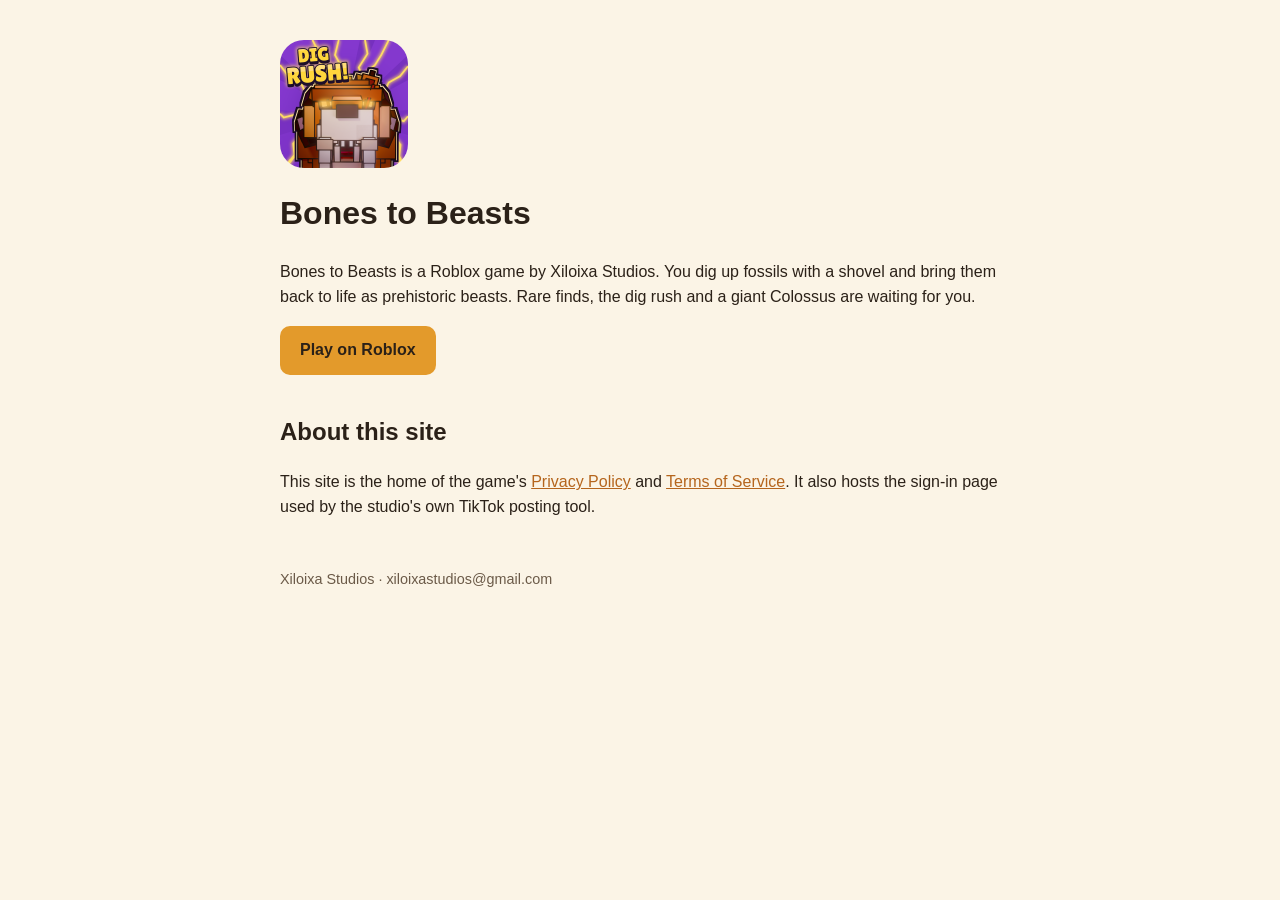
<file: index.html>
<!doctype html><html lang="en"><head><meta charset="utf-8"><meta name="viewport" content="width=device-width,initial-scale=1"><title>Bones to Beasts</title><link rel="stylesheet" href="style.css"><link rel="icon" href="icon.png"></head><body>
<img class="icon" src="icon.png" alt="Bones to Beasts icon">
<h1>Bones to Beasts</h1>
<p>Bones to Beasts is a Roblox game by Xiloixa Studios. You dig up fossils with a shovel and bring them back to life as prehistoric beasts. Rare finds, the dig rush and a giant Colossus are waiting for you.</p>
<p><a class="btn" href="https://www.roblox.com/games/124051575311429/">Play on Roblox</a></p>
<h2>About this site</h2>
<p>This site is the home of the game's <a href="privacy/">Privacy Policy</a> and <a href="terms/">Terms of Service</a>. It also hosts the sign-in page used by the studio's own TikTok posting tool.</p>
<footer>Xiloixa Studios · xiloixastudios@gmail.com</footer>
</body></html>
</file>
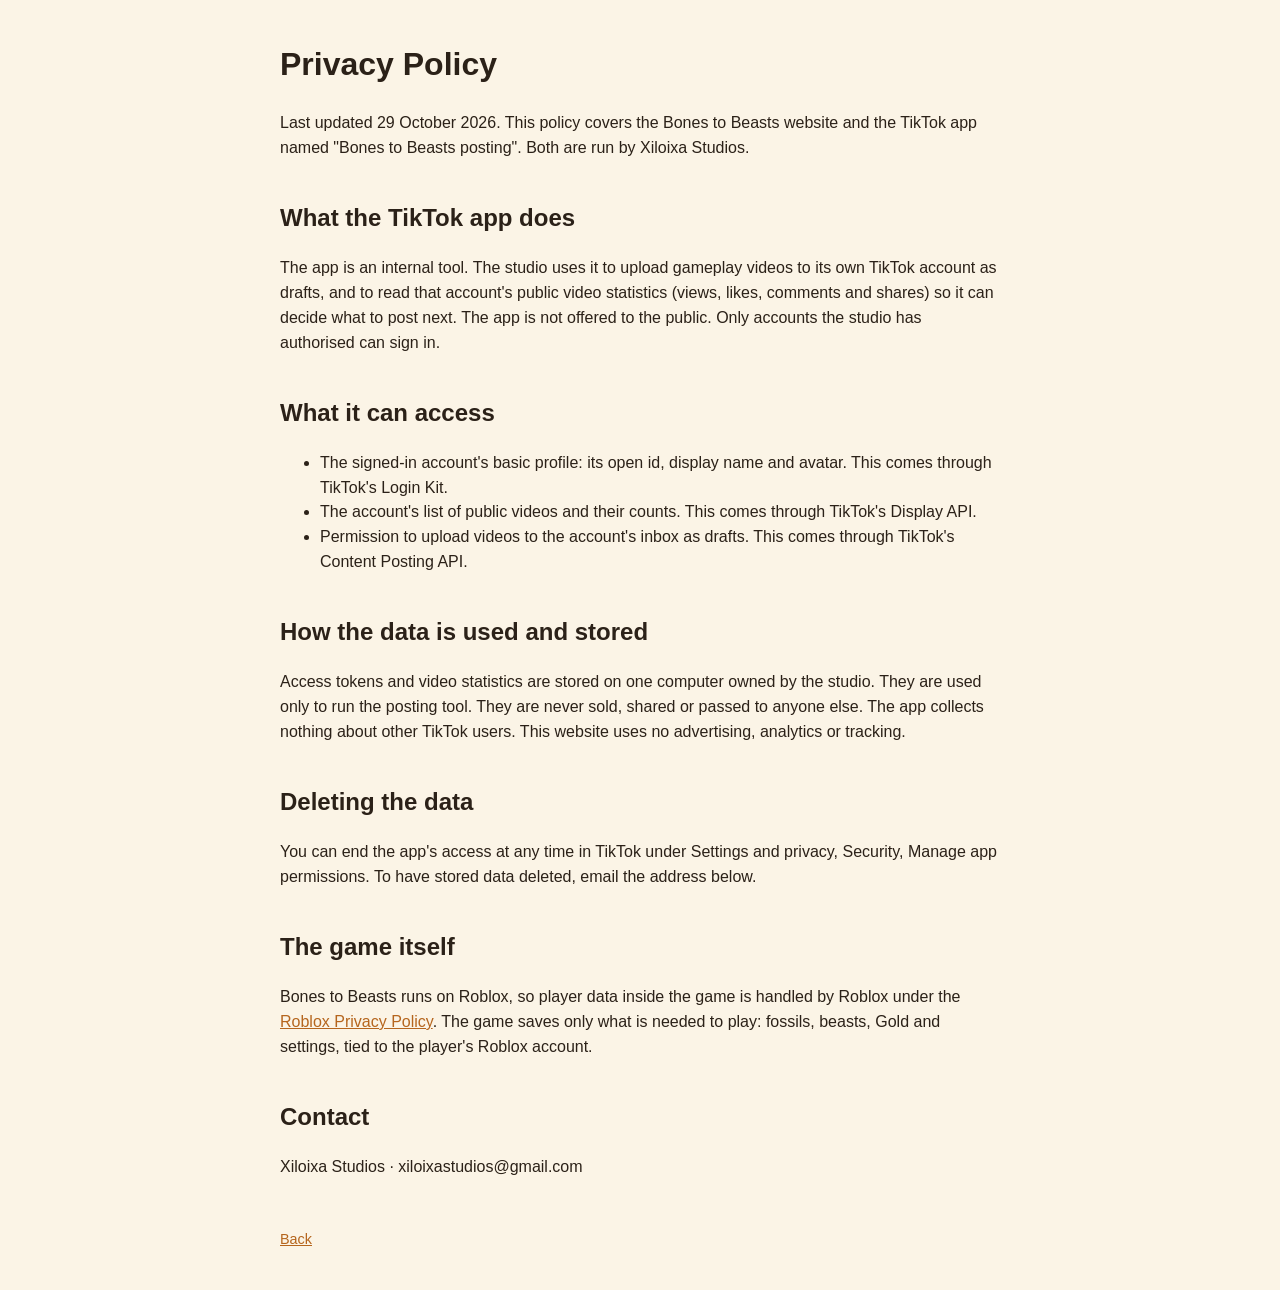
<file: privacy/index.html>
<!doctype html><html lang="en"><head><meta charset="utf-8"><meta name="viewport" content="width=device-width,initial-scale=1"><title>Privacy Policy · Bones to Beasts</title><link rel="stylesheet" href="../style.css"></head><body>
<h1>Privacy Policy</h1>
<p>Last updated 29 October 2026. This policy covers the Bones to Beasts website and the TikTok app named "Bones to Beasts posting". Both are run by Xiloixa Studios.</p>
<h2>What the TikTok app does</h2>
<p>The app is an internal tool. The studio uses it to upload gameplay videos to its own TikTok account as drafts, and to read that account's public video statistics (views, likes, comments and shares) so it can decide what to post next. The app is not offered to the public. Only accounts the studio has authorised can sign in.</p>
<h2>What it can access</h2>
<ul>
<li>The signed-in account's basic profile: its open id, display name and avatar. This comes through TikTok's Login Kit.</li>
<li>The account's list of public videos and their counts. This comes through TikTok's Display API.</li>
<li>Permission to upload videos to the account's inbox as drafts. This comes through TikTok's Content Posting API.</li>
</ul>
<h2>How the data is used and stored</h2>
<p>Access tokens and video statistics are stored on one computer owned by the studio. They are used only to run the posting tool. They are never sold, shared or passed to anyone else. The app collects nothing about other TikTok users. This website uses no advertising, analytics or tracking.</p>
<h2>Deleting the data</h2>
<p>You can end the app's access at any time in TikTok under Settings and privacy, Security, Manage app permissions. To have stored data deleted, email the address below.</p>
<h2>The game itself</h2>
<p>Bones to Beasts runs on Roblox, so player data inside the game is handled by Roblox under the <a href="https://www.roblox.com/info/privacy">Roblox Privacy Policy</a>. The game saves only what is needed to play: fossils, beasts, Gold and settings, tied to the player's Roblox account.</p>
<h2>Contact</h2>
<p>Xiloixa Studios · xiloixastudios@gmail.com</p>
<footer><a href="../">Back</a></footer>
</body></html>
</file>
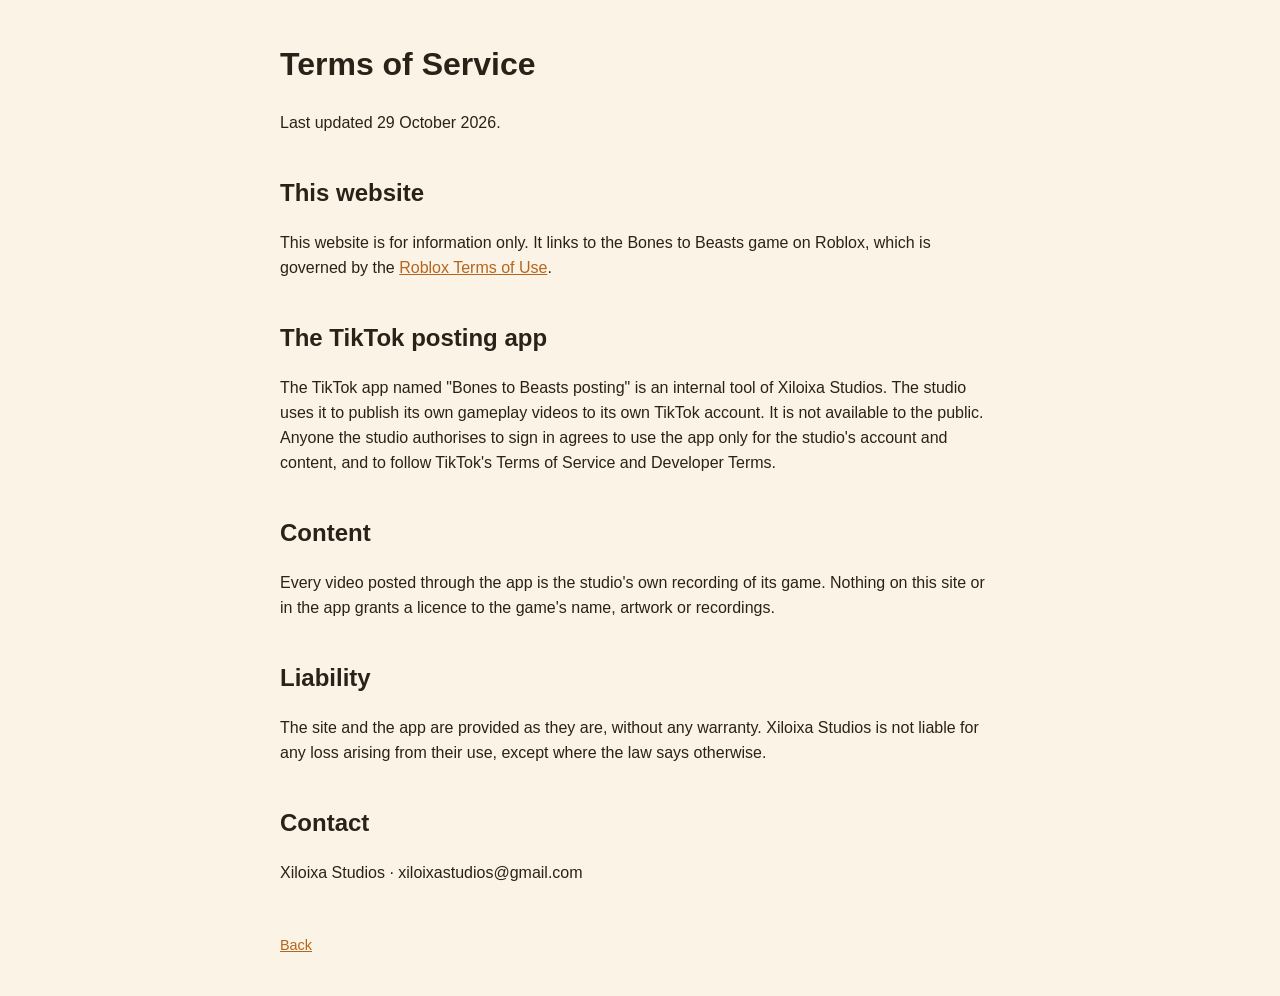
<file: terms/index.html>
<!doctype html><html lang="en"><head><meta charset="utf-8"><meta name="viewport" content="width=device-width,initial-scale=1"><title>Terms of Service · Bones to Beasts</title><link rel="stylesheet" href="../style.css"></head><body>
<h1>Terms of Service</h1>
<p>Last updated 29 October 2026.</p>
<h2>This website</h2>
<p>This website is for information only. It links to the Bones to Beasts game on Roblox, which is governed by the <a href="https://en.help.roblox.com/hc/en-us/articles/115004647846">Roblox Terms of Use</a>.</p>
<h2>The TikTok posting app</h2>
<p>The TikTok app named "Bones to Beasts posting" is an internal tool of Xiloixa Studios. The studio uses it to publish its own gameplay videos to its own TikTok account. It is not available to the public. Anyone the studio authorises to sign in agrees to use the app only for the studio's account and content, and to follow TikTok's Terms of Service and Developer Terms.</p>
<h2>Content</h2>
<p>Every video posted through the app is the studio's own recording of its game. Nothing on this site or in the app grants a licence to the game's name, artwork or recordings.</p>
<h2>Liability</h2>
<p>The site and the app are provided as they are, without any warranty. Xiloixa Studios is not liable for any loss arising from their use, except where the law says otherwise.</p>
<h2>Contact</h2>
<p>Xiloixa Studios · xiloixastudios@gmail.com</p>
<footer><a href="../">Back</a></footer>
</body></html>
</file>
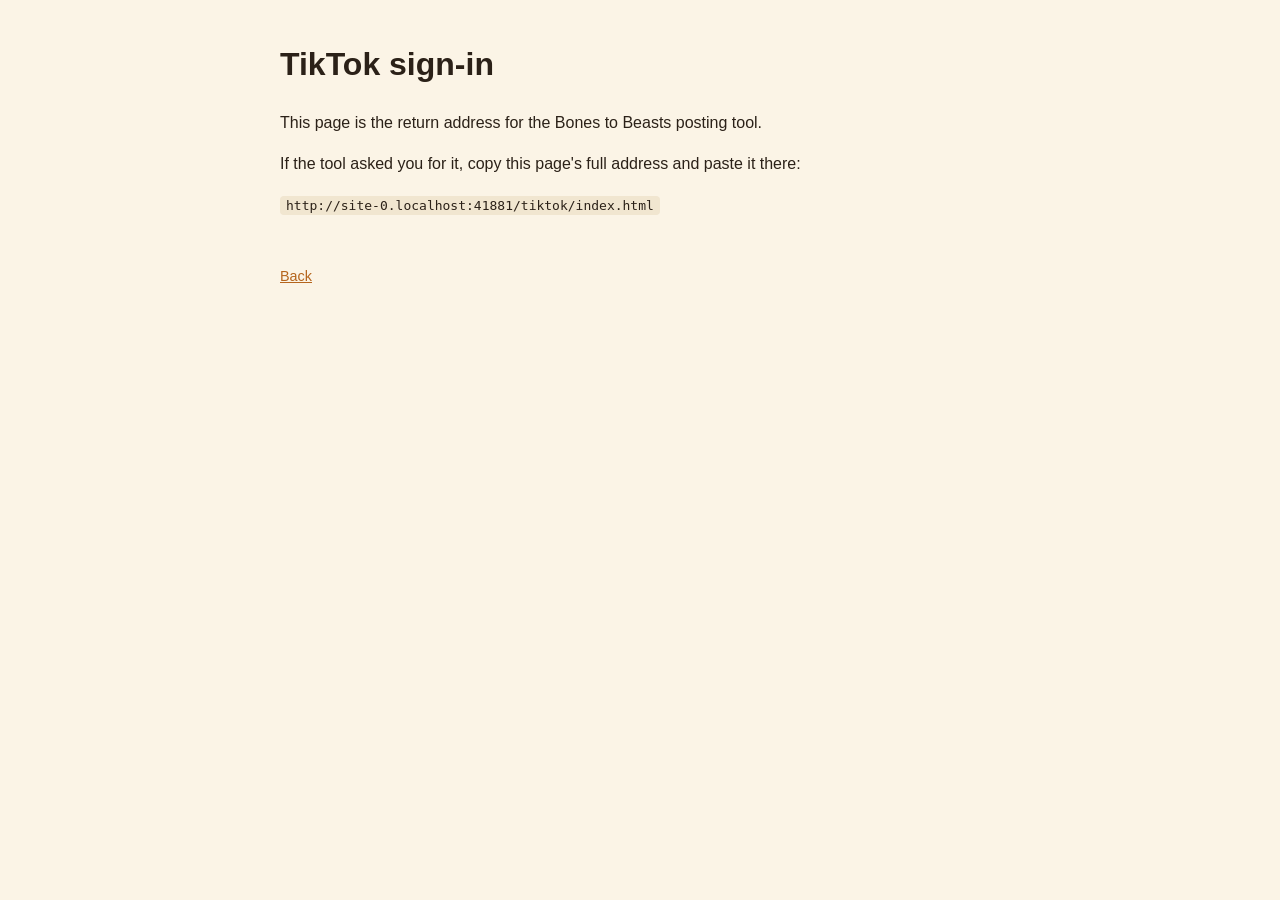
<file: tiktok/index.html>
<!doctype html><html lang="en"><head><meta charset="utf-8"><meta name="viewport" content="width=device-width,initial-scale=1"><title>TikTok sign-in · Bones to Beasts</title><link rel="stylesheet" href="../style.css"></head><body>
<h1>TikTok sign-in</h1>
<p id="msg">This page is the return address for the Bones to Beasts posting tool.</p>
<p>If the tool asked you for it, copy this page's full address and paste it there:</p>
<p><code id="url"></code></p>
<script>
var q = new URLSearchParams(location.search);
document.getElementById('url').textContent = location.href;
if (q.get('code')) {
  document.getElementById('msg').textContent = 'Signed in with TikTok. The posting tool now needs the address below.';
} else if (q.get('error')) {
  document.getElementById('msg').textContent = 'TikTok reported an error: ' + (q.get('error_description') || q.get('error'));
}
</script>
<footer><a href="../">Back</a></footer>
</body></html>
</file>
<file: style.css>
body{font-family:-apple-system,Segoe UI,Helvetica,Arial,sans-serif;max-width:720px;margin:40px auto;padding:0 20px;line-height:1.55;color:#2b2118;background:#fbf4e6}
h1{font-size:2rem}h2{margin-top:1.6em}a{color:#b5651d}img.icon{width:128px;border-radius:24px;display:block;margin-bottom:16px}
.btn{display:inline-block;background:#e39a2b;color:#2b2118;padding:12px 20px;border-radius:10px;font-weight:700;text-decoration:none}
code{background:#f1e6d0;padding:2px 6px;border-radius:4px;word-break:break-all}footer{margin-top:48px;font-size:.9rem;color:#6b5a48}
</file>
